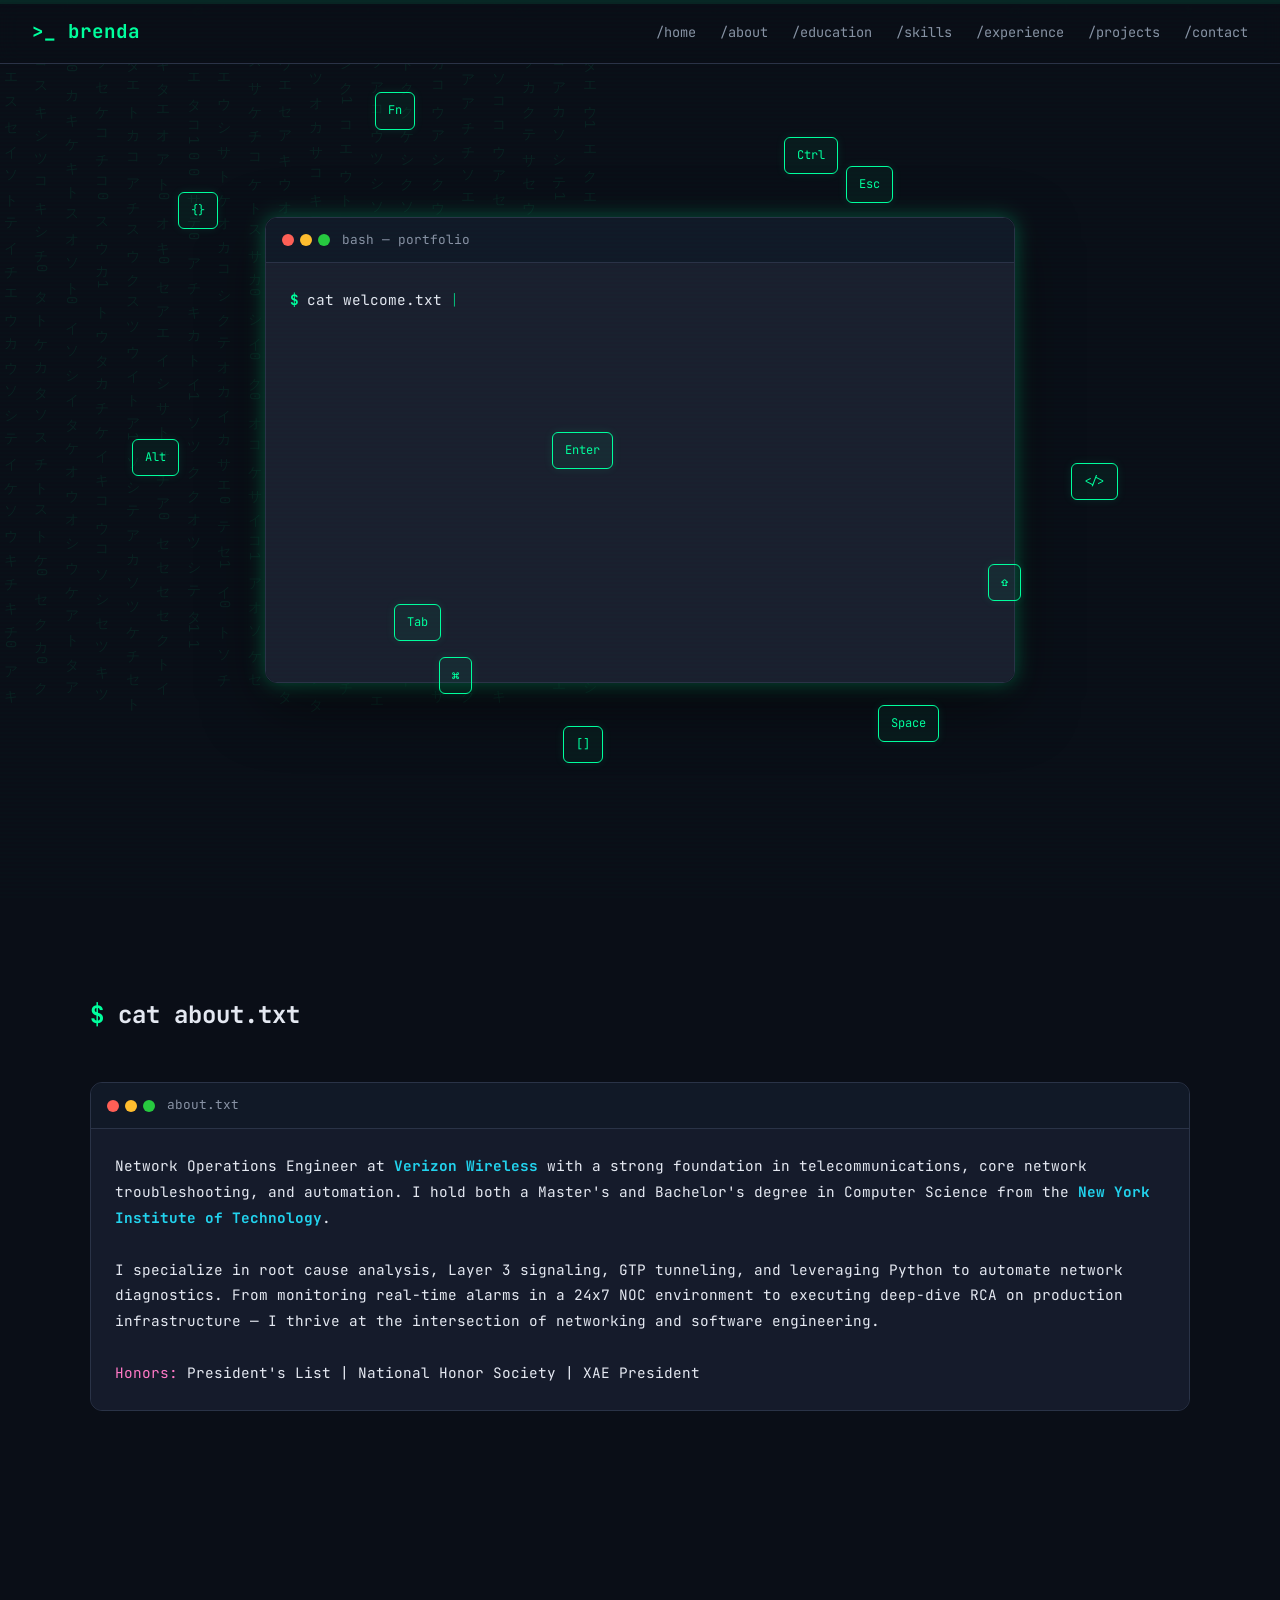
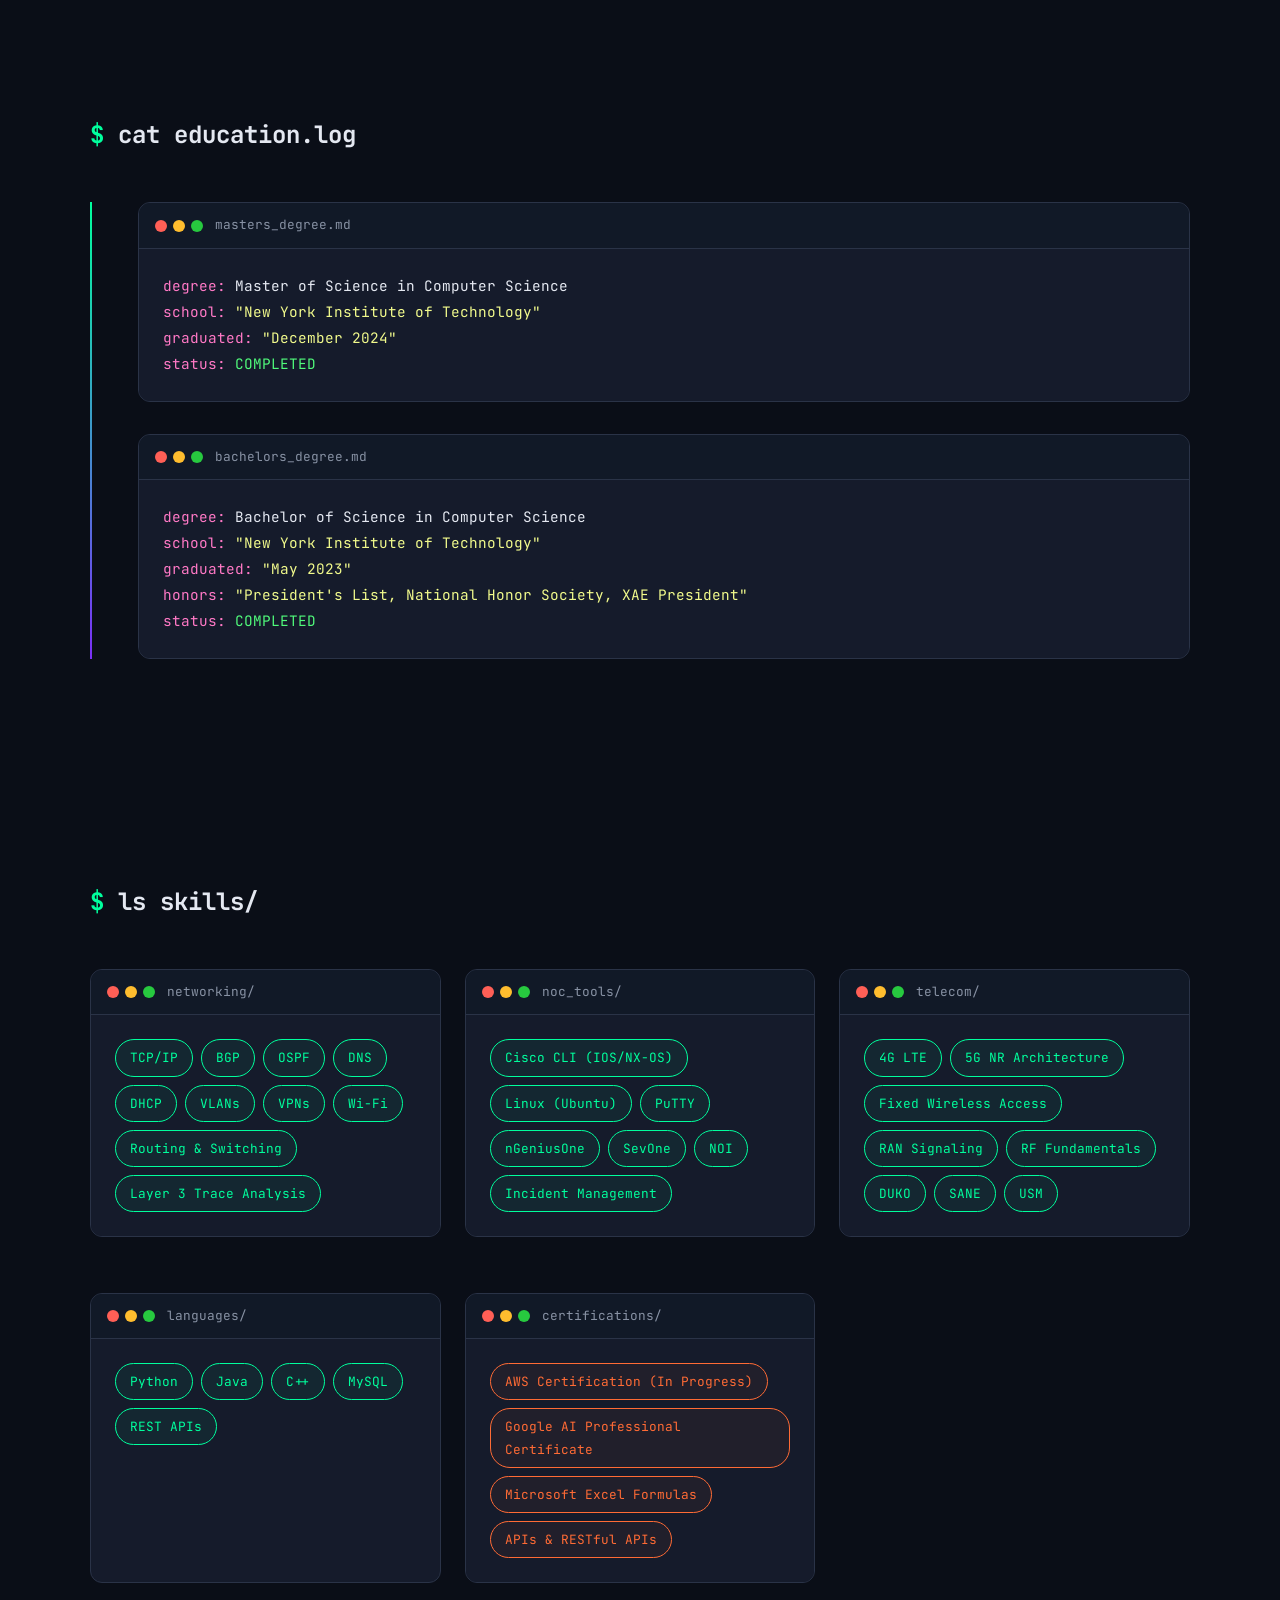
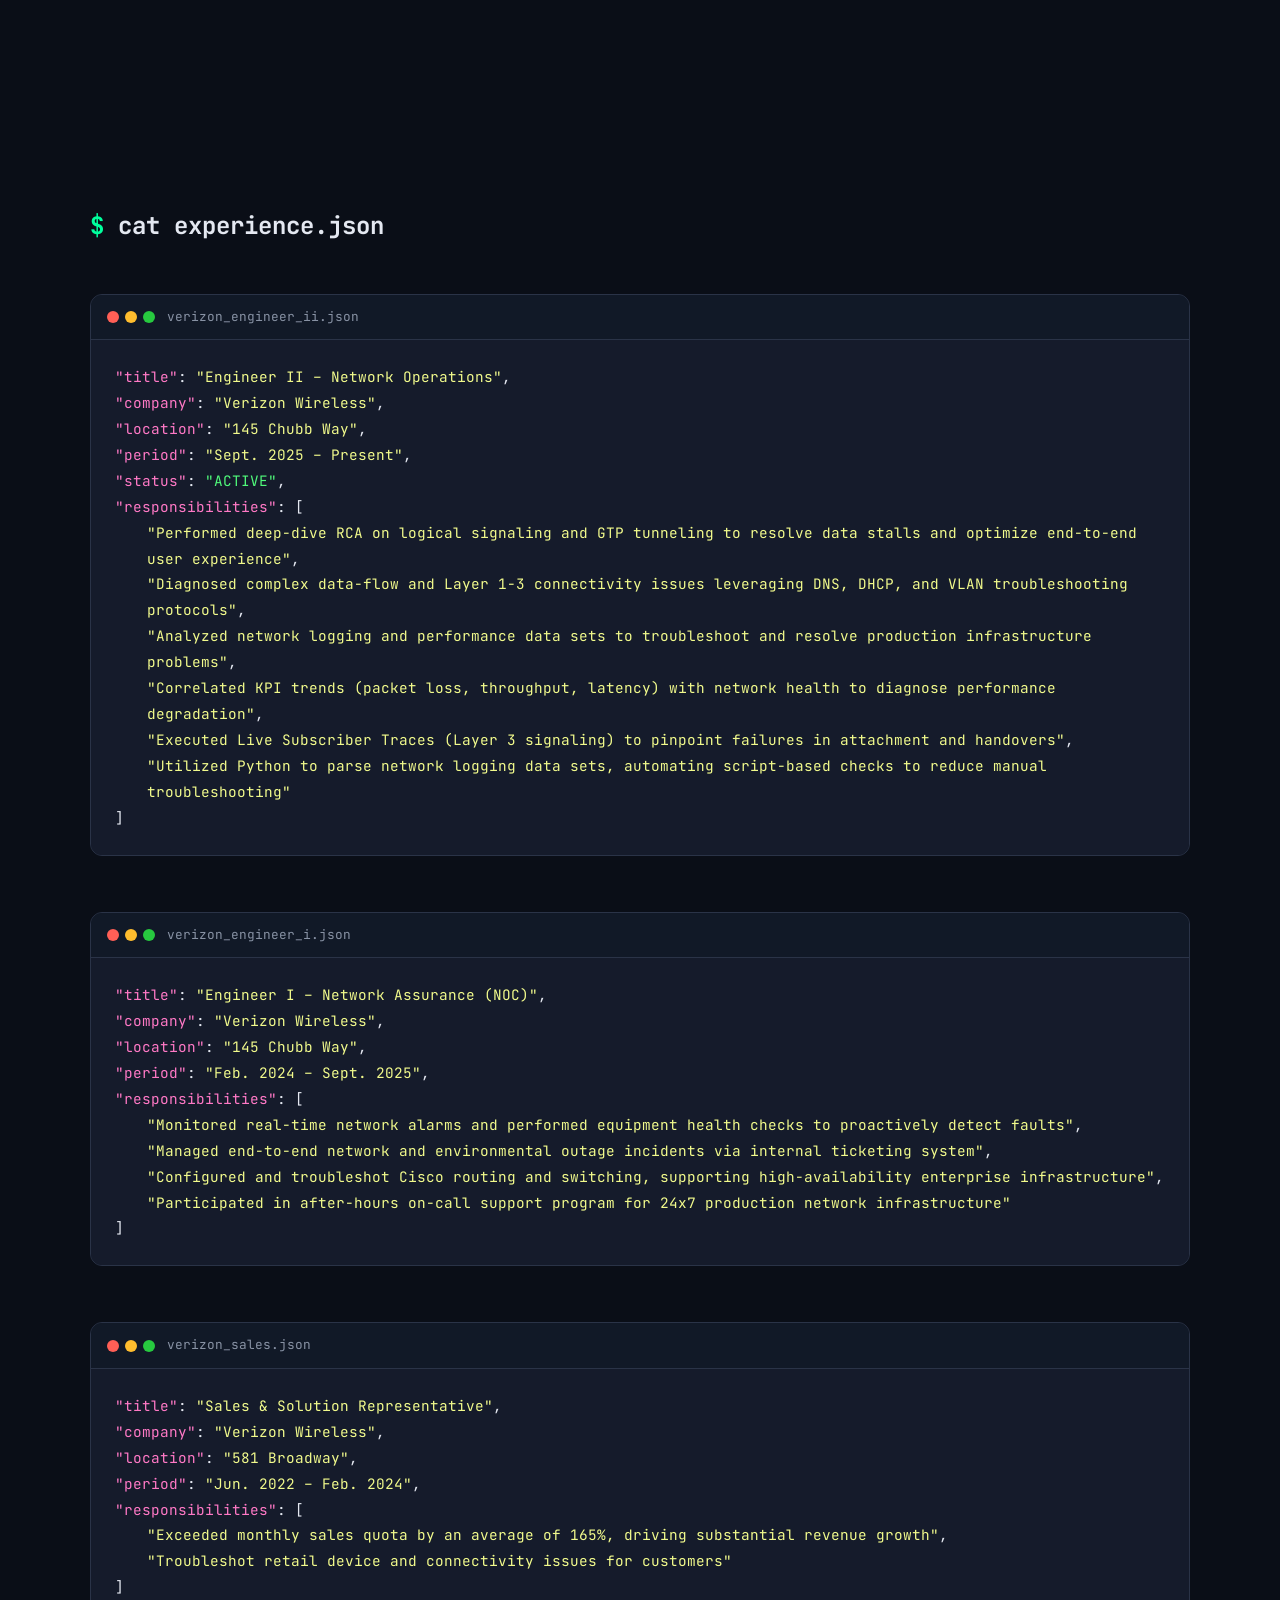
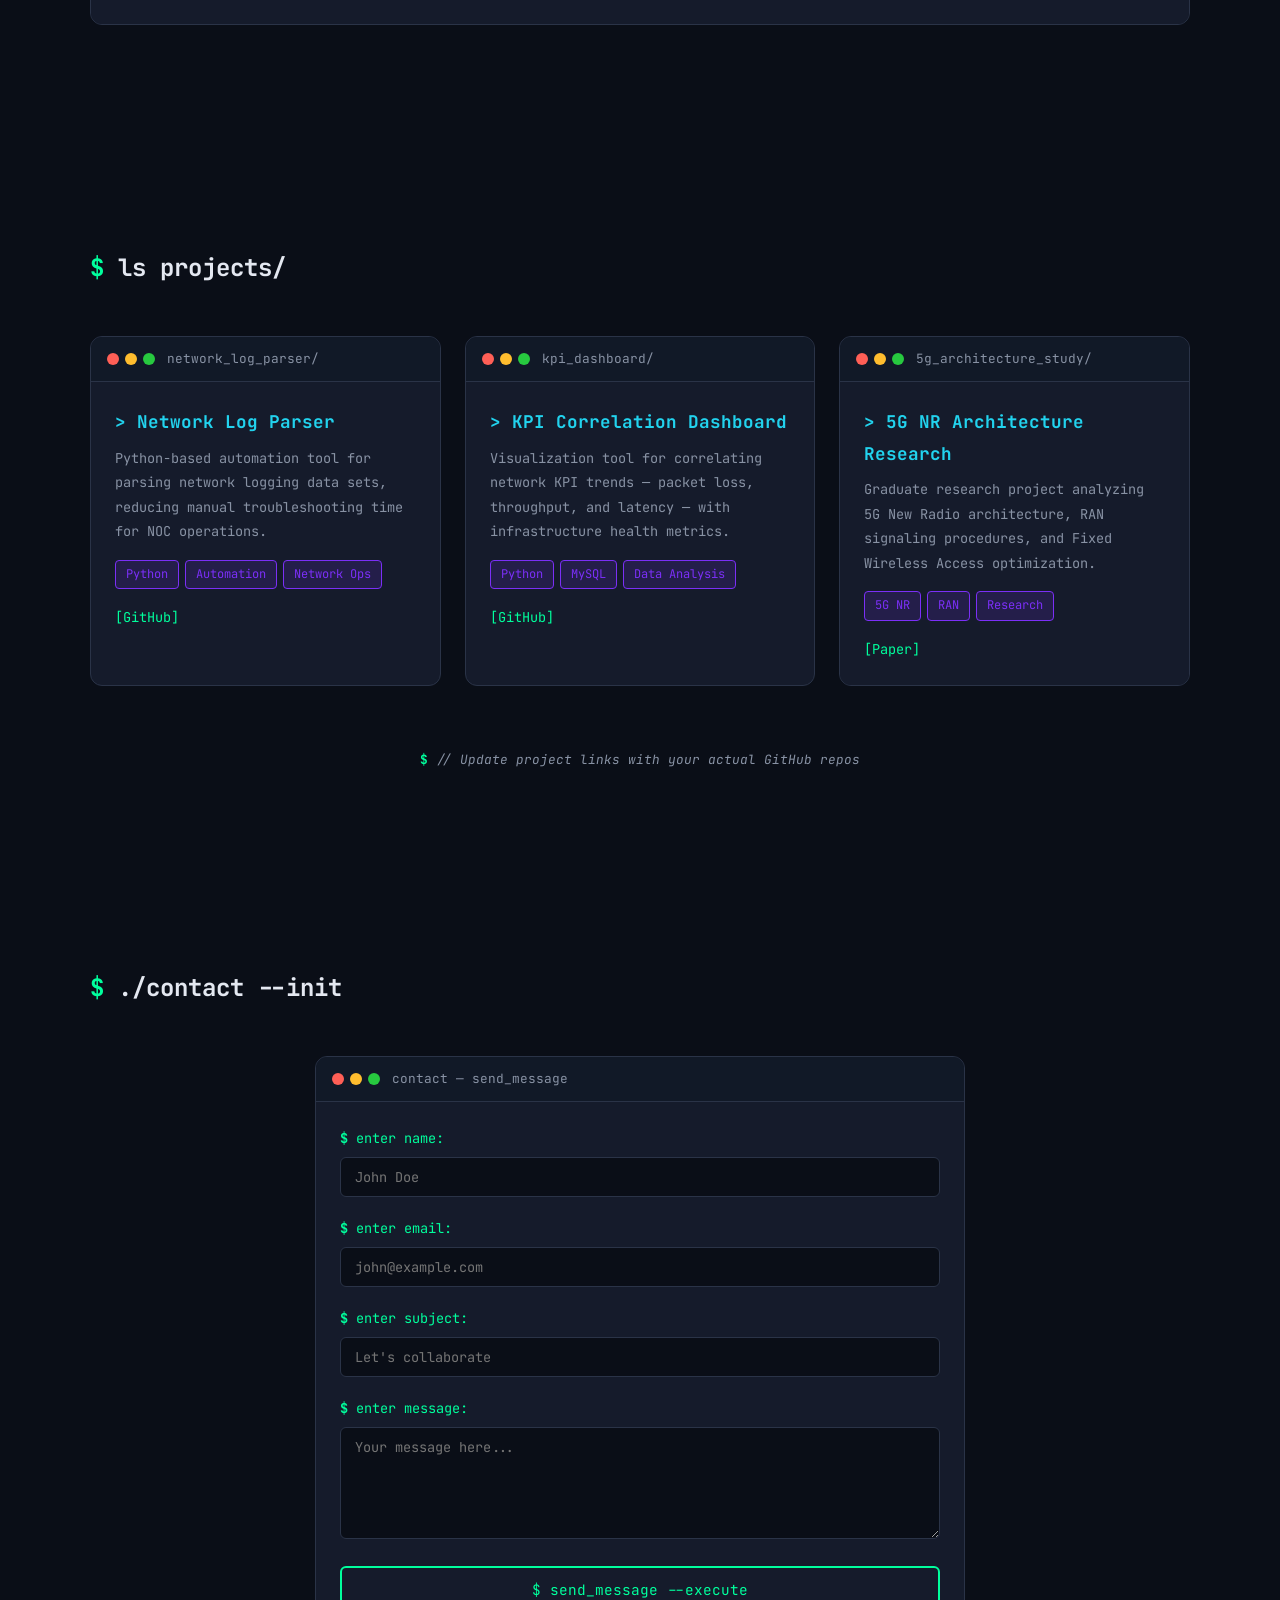
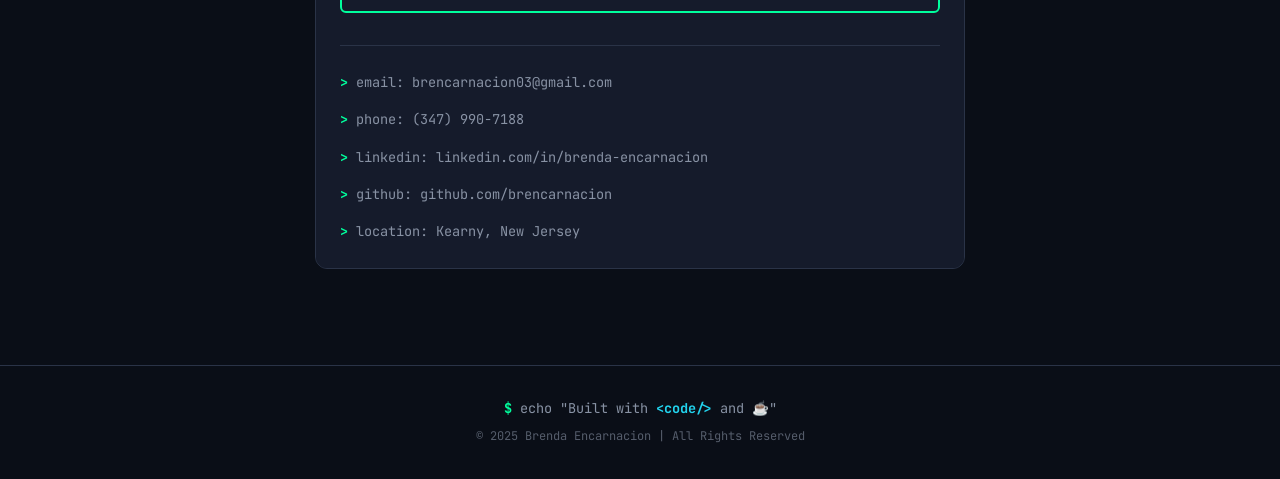
<file: index (1).html>
<!DOCTYPE html>
<html lang="en">
<head>
    <meta charset="UTF-8">
    <meta name="viewport" content="width=device-width, initial-scale=1.0">
    <title>Brenda Encarnacion | Network Engineer & CS Professional</title>
    <link rel="stylesheet" href="style.css">
    <link href="https://fonts.googleapis.com/css2?family=JetBrains+Mono:wght@300;400;500;700&family=Fira+Code:wght@300;400;500;700&display=swap" rel="stylesheet">
</head>
<body>
    <!-- Keyboard Background Animation -->
    <div class="keyboard-bg" id="keyboard-bg"></div>
    
    <!-- Scan Line Effect -->
    <div class="scanline"></div>

    <!-- Navigation -->
    <nav class="nav" id="nav">
        <div class="nav-logo">
            <span class="prompt">&gt;_</span> <span class="blink">brenda</span>
        </div>
        <ul class="nav-links">
            <li><a href="#home" class="nav-link">/home</a></li>
            <li><a href="#about" class="nav-link">/about</a></li>
            <li><a href="#education" class="nav-link">/education</a></li>
            <li><a href="#skills" class="nav-link">/skills</a></li>
            <li><a href="#experience" class="nav-link">/experience</a></li>
            <li><a href="#projects" class="nav-link">/projects</a></li>
            <li><a href="#contact" class="nav-link">/contact</a></li>
        </ul>
        <div class="hamburger" id="hamburger">
            <span></span><span></span><span></span>
        </div>
    </nav>

    <!-- Hero Section -->
    <section class="hero" id="home">
        <div class="terminal-window">
            <div class="terminal-header">
                <div class="terminal-dots">
                    <span class="dot red"></span>
                    <span class="dot yellow"></span>
                    <span class="dot green"></span>
                </div>
                <span class="terminal-title">bash — portfolio</span>
            </div>
            <div class="terminal-body">
                <div class="terminal-line">
                    <span class="prompt-symbol">$</span>
                    <span class="typed-text" id="hero-typed"></span>
                    <span class="cursor">|</span>
                </div>
                <div class="terminal-output" id="hero-output">
                    <br>
                    <p class="output-line fade-in">╔══════════════════════════════════════════════╗</p>
                    <p class="output-line fade-in">║                                              ║</p>
                    <p class="output-line fade-in">║   <span class="highlight">BRENDA ENCARNACION</span>                     ║</p>
                    <p class="output-line fade-in">║                                              ║</p>
                    <p class="output-line fade-in">║   Engineer II – Network Operations           ║</p>
                    <p class="output-line fade-in">║   Verizon Wireless                           ║</p>
                    <p class="output-line fade-in">║                                              ║</p>
                    <p class="output-line fade-in">║   M.S. & B.S. Computer Science               ║</p>
                    <p class="output-line fade-in">║   New York Institute of Technology            ║</p>
                    <p class="output-line fade-in">║                                              ║</p>
                    <p class="output-line fade-in">╚══════════════════════════════════════════════╝</p>
                    <br>
                    <p class="output-line fade-in"><span class="success">[READY]</span> Scroll down to explore...</p>
                </div>
            </div>
        </div>
        <div class="floating-keys" id="floating-keys"></div>
    </section>

    <!-- About Section -->
    <section class="section" id="about">
        <div class="container">
            <h2 class="section-title"><span class="prompt-symbol">$</span> cat about.txt</h2>
            <div class="terminal-card">
                <div class="terminal-header">
                    <div class="terminal-dots">
                        <span class="dot red"></span>
                        <span class="dot yellow"></span>
                        <span class="dot green"></span>
                    </div>
                    <span class="terminal-title">about.txt</span>
                </div>
                <div class="terminal-body">
                    <p class="about-text typing-reveal">
                        Network Operations Engineer at <span class="highlight">Verizon Wireless</span> with a strong 
                        foundation in telecommunications, core network troubleshooting, and automation. 
                        I hold both a Master's and Bachelor's degree in Computer Science from the 
                        <span class="highlight">New York Institute of Technology</span>.
                    </p>
                    <br>
                    <p class="about-text typing-reveal">
                        I specialize in root cause analysis, Layer 3 signaling, GTP tunneling, and 
                        leveraging Python to automate network diagnostics. From monitoring real-time 
                        alarms in a 24x7 NOC environment to executing deep-dive RCA on production 
                        infrastructure — I thrive at the intersection of networking and software engineering.
                    </p>
                    <br>
                    <p class="about-text typing-reveal">
                        <span class="keyword">Honors:</span> President's List | National Honor Society | XAE President
                    </p>
                </div>
            </div>
        </div>
    </section>

    <!-- Education Section -->
    <section class="section" id="education">
        <div class="container">
            <h2 class="section-title"><span class="prompt-symbol">$</span> cat education.log</h2>
            <div class="timeline">
                <div class="timeline-item terminal-card">
                    <div class="terminal-header">
                        <div class="terminal-dots">
                            <span class="dot red"></span>
                            <span class="dot yellow"></span>
                            <span class="dot green"></span>
                        </div>
                        <span class="terminal-title">masters_degree.md</span>
                    </div>
                    <div class="terminal-body">
                        <p><span class="keyword">degree:</span> Master of Science in Computer Science</p>
                        <p><span class="keyword">school:</span> <span class="string">"New York Institute of Technology"</span></p>
                        <p><span class="keyword">graduated:</span> <span class="string">"December 2024"</span></p>
                        <p><span class="keyword">status:</span> <span class="success">COMPLETED</span></p>
                    </div>
                </div>
                <div class="timeline-item terminal-card">
                    <div class="terminal-header">
                        <div class="terminal-dots">
                            <span class="dot red"></span>
                            <span class="dot yellow"></span>
                            <span class="dot green"></span>
                        </div>
                        <span class="terminal-title">bachelors_degree.md</span>
                    </div>
                    <div class="terminal-body">
                        <p><span class="keyword">degree:</span> Bachelor of Science in Computer Science</p>
                        <p><span class="keyword">school:</span> <span class="string">"New York Institute of Technology"</span></p>
                        <p><span class="keyword">graduated:</span> <span class="string">"May 2023"</span></p>
                        <p><span class="keyword">honors:</span> <span class="string">"President's List, National Honor Society, XAE President"</span></p>
                        <p><span class="keyword">status:</span> <span class="success">COMPLETED</span></p>
                    </div>
                </div>
            </div>
        </div>
    </section>

    <!-- Skills Section -->
    <section class="section" id="skills">
        <div class="container">
            <h2 class="section-title"><span class="prompt-symbol">$</span> ls skills/</h2>
            <div class="skills-grid">
                <div class="skill-category terminal-card">
                    <div class="terminal-header">
                        <div class="terminal-dots">
                            <span class="dot red"></span>
                            <span class="dot yellow"></span>
                            <span class="dot green"></span>
                        </div>
                        <span class="terminal-title">networking/</span>
                    </div>
                    <div class="terminal-body">
                        <div class="skill-tags">
                            <span class="skill-tag">TCP/IP</span>
                            <span class="skill-tag">BGP</span>
                            <span class="skill-tag">OSPF</span>
                            <span class="skill-tag">DNS</span>
                            <span class="skill-tag">DHCP</span>
                            <span class="skill-tag">VLANs</span>
                            <span class="skill-tag">VPNs</span>
                            <span class="skill-tag">Wi-Fi</span>
                            <span class="skill-tag">Routing & Switching</span>
                            <span class="skill-tag">Layer 3 Trace Analysis</span>
                        </div>
                    </div>
                </div>
                <div class="skill-category terminal-card">
                    <div class="terminal-header">
                        <div class="terminal-dots">
                            <span class="dot red"></span>
                            <span class="dot yellow"></span>
                            <span class="dot green"></span>
                        </div>
                        <span class="terminal-title">noc_tools/</span>
                    </div>
                    <div class="terminal-body">
                        <div class="skill-tags">
                            <span class="skill-tag">Cisco CLI (IOS/NX-OS)</span>
                            <span class="skill-tag">Linux (Ubuntu)</span>
                            <span class="skill-tag">PuTTY</span>
                            <span class="skill-tag">nGeniusOne</span>
                            <span class="skill-tag">SevOne</span>
                            <span class="skill-tag">NOI</span>
                            <span class="skill-tag">Incident Management</span>
                        </div>
                    </div>
                </div>
                <div class="skill-category terminal-card">
                    <div class="terminal-header">
                        <div class="terminal-dots">
                            <span class="dot red"></span>
                            <span class="dot yellow"></span>
                            <span class="dot green"></span>
                        </div>
                        <span class="terminal-title">telecom/</span>
                    </div>
                    <div class="terminal-body">
                        <div class="skill-tags">
                            <span class="skill-tag">4G LTE</span>
                            <span class="skill-tag">5G NR Architecture</span>
                            <span class="skill-tag">Fixed Wireless Access</span>
                            <span class="skill-tag">RAN Signaling</span>
                            <span class="skill-tag">RF Fundamentals</span>
                            <span class="skill-tag">DUKO</span>
                            <span class="skill-tag">SANE</span>
                            <span class="skill-tag">USM</span>
                        </div>
                    </div>
                </div>
                <div class="skill-category terminal-card">
                    <div class="terminal-header">
                        <div class="terminal-dots">
                            <span class="dot red"></span>
                            <span class="dot yellow"></span>
                            <span class="dot green"></span>
                        </div>
                        <span class="terminal-title">languages/</span>
                    </div>
                    <div class="terminal-body">
                        <div class="skill-tags">
                            <span class="skill-tag">Python</span>
                            <span class="skill-tag">Java</span>
                            <span class="skill-tag">C++</span>
                            <span class="skill-tag">MySQL</span>
                            <span class="skill-tag">REST APIs</span>
                        </div>
                    </div>
                </div>
                <div class="skill-category terminal-card">
                    <div class="terminal-header">
                        <div class="terminal-dots">
                            <span class="dot red"></span>
                            <span class="dot yellow"></span>
                            <span class="dot green"></span>
                        </div>
                        <span class="terminal-title">certifications/</span>
                    </div>
                    <div class="terminal-body">
                        <div class="skill-tags">
                            <span class="skill-tag cert-tag">AWS Certification (In Progress)</span>
                            <span class="skill-tag cert-tag">Google AI Professional Certificate</span>
                            <span class="skill-tag cert-tag">Microsoft Excel Formulas</span>
                            <span class="skill-tag cert-tag">APIs & RESTful APIs</span>
                        </div>
                    </div>
                </div>
            </div>
        </div>
    </section>

    <!-- Experience Section -->
    <section class="section" id="experience">
        <div class="container">
            <h2 class="section-title"><span class="prompt-symbol">$</span> cat experience.json</h2>
            <div class="experience-list">
                <div class="experience-item terminal-card">
                    <div class="terminal-header">
                        <div class="terminal-dots">
                            <span class="dot red"></span>
                            <span class="dot yellow"></span>
                            <span class="dot green"></span>
                        </div>
                        <span class="terminal-title">verizon_engineer_ii.json</span>
                    </div>
                    <div class="terminal-body">
                        <p><span class="keyword">"title"</span>: <span class="string">"Engineer II – Network Operations"</span>,</p>
                        <p><span class="keyword">"company"</span>: <span class="string">"Verizon Wireless"</span>,</p>
                        <p><span class="keyword">"location"</span>: <span class="string">"145 Chubb Way"</span>,</p>
                        <p><span class="keyword">"period"</span>: <span class="string">"Sept. 2025 – Present"</span>,</p>
                        <p><span class="keyword">"status"</span>: <span class="success">"ACTIVE"</span>,</p>
                        <p><span class="keyword">"responsibilities"</span>: [</p>
                        <p class="indent"><span class="string">"Performed deep-dive RCA on logical signaling and GTP tunneling to resolve data stalls and optimize end-to-end user experience"</span>,</p>
                        <p class="indent"><span class="string">"Diagnosed complex data-flow and Layer 1-3 connectivity issues leveraging DNS, DHCP, and VLAN troubleshooting protocols"</span>,</p>
                        <p class="indent"><span class="string">"Analyzed network logging and performance data sets to troubleshoot and resolve production infrastructure problems"</span>,</p>
                        <p class="indent"><span class="string">"Correlated KPI trends (packet loss, throughput, latency) with network health to diagnose performance degradation"</span>,</p>
                        <p class="indent"><span class="string">"Executed Live Subscriber Traces (Layer 3 signaling) to pinpoint failures in attachment and handovers"</span>,</p>
                        <p class="indent"><span class="string">"Utilized Python to parse network logging data sets, automating script-based checks to reduce manual troubleshooting"</span></p>
                        <p>]</p>
                    </div>
                </div>

                <div class="experience-item terminal-card">
                    <div class="terminal-header">
                        <div class="terminal-dots">
                            <span class="dot red"></span>
                            <span class="dot yellow"></span>
                            <span class="dot green"></span>
                        </div>
                        <span class="terminal-title">verizon_engineer_i.json</span>
                    </div>
                    <div class="terminal-body">
                        <p><span class="keyword">"title"</span>: <span class="string">"Engineer I – Network Assurance (NOC)"</span>,</p>
                        <p><span class="keyword">"company"</span>: <span class="string">"Verizon Wireless"</span>,</p>
                        <p><span class="keyword">"location"</span>: <span class="string">"145 Chubb Way"</span>,</p>
                        <p><span class="keyword">"period"</span>: <span class="string">"Feb. 2024 – Sept. 2025"</span>,</p>
                        <p><span class="keyword">"responsibilities"</span>: [</p>
                        <p class="indent"><span class="string">"Monitored real-time network alarms and performed equipment health checks to proactively detect faults"</span>,</p>
                        <p class="indent"><span class="string">"Managed end-to-end network and environmental outage incidents via internal ticketing system"</span>,</p>
                        <p class="indent"><span class="string">"Configured and troubleshot Cisco routing and switching, supporting high-availability enterprise infrastructure"</span>,</p>
                        <p class="indent"><span class="string">"Participated in after-hours on-call support program for 24x7 production network infrastructure"</span></p>
                        <p>]</p>
                    </div>
                </div>

                <div class="experience-item terminal-card">
                    <div class="terminal-header">
                        <div class="terminal-dots">
                            <span class="dot red"></span>
                            <span class="dot yellow"></span>
                            <span class="dot green"></span>
                        </div>
                        <span class="terminal-title">verizon_sales.json</span>
                    </div>
                    <div class="terminal-body">
                        <p><span class="keyword">"title"</span>: <span class="string">"Sales & Solution Representative"</span>,</p>
                        <p><span class="keyword">"company"</span>: <span class="string">"Verizon Wireless"</span>,</p>
                        <p><span class="keyword">"location"</span>: <span class="string">"581 Broadway"</span>,</p>
                        <p><span class="keyword">"period"</span>: <span class="string">"Jun. 2022 – Feb. 2024"</span>,</p>
                        <p><span class="keyword">"responsibilities"</span>: [</p>
                        <p class="indent"><span class="string">"Exceeded monthly sales quota by an average of 165%, driving substantial revenue growth"</span>,</p>
                        <p class="indent"><span class="string">"Troubleshot retail device and connectivity issues for customers"</span></p>
                        <p>]</p>
                    </div>
                </div>
            </div>
        </div>
    </section>

    <!-- Projects Section -->
    <section class="section" id="projects">
        <div class="container">
            <h2 class="section-title"><span class="prompt-symbol">$</span> ls projects/</h2>
            <div class="projects-grid">
                <div class="project-card terminal-card">
                    <div class="terminal-header">
                        <div class="terminal-dots">
                            <span class="dot red"></span>
                            <span class="dot yellow"></span>
                            <span class="dot green"></span>
                        </div>
                        <span class="terminal-title">network_log_parser/</span>
                    </div>
                    <div class="terminal-body">
                        <h3 class="project-name">> Network Log Parser</h3>
                        <p class="project-desc">Python-based automation tool for parsing network logging data sets, reducing manual troubleshooting time for NOC operations.</p>
                        <div class="project-tech">
                            <span class="tech-tag">Python</span>
                            <span class="tech-tag">Automation</span>
                            <span class="tech-tag">Network Ops</span>
                        </div>
                        <div class="project-links">
                            <a href="#" class="project-link">[GitHub]</a>
                        </div>
                    </div>
                </div>
                <div class="project-card terminal-card">
                    <div class="terminal-header">
                        <div class="terminal-dots">
                            <span class="dot red"></span>
                            <span class="dot yellow"></span>
                            <span class="dot green"></span>
                        </div>
                        <span class="terminal-title">kpi_dashboard/</span>
                    </div>
                    <div class="terminal-body">
                        <h3 class="project-name">> KPI Correlation Dashboard</h3>
                        <p class="project-desc">Visualization tool for correlating network KPI trends — packet loss, throughput, and latency — with infrastructure health metrics.</p>
                        <div class="project-tech">
                            <span class="tech-tag">Python</span>
                            <span class="tech-tag">MySQL</span>
                            <span class="tech-tag">Data Analysis</span>
                        </div>
                        <div class="project-links">
                            <a href="#" class="project-link">[GitHub]</a>
                        </div>
                    </div>
                </div>
                <div class="project-card terminal-card">
                    <div class="terminal-header">
                        <div class="terminal-dots">
                            <span class="dot red"></span>
                            <span class="dot yellow"></span>
                            <span class="dot green"></span>
                        </div>
                        <span class="terminal-title">5g_architecture_study/</span>
                    </div>
                    <div class="terminal-body">
                        <h3 class="project-name">> 5G NR Architecture Research</h3>
                        <p class="project-desc">Graduate research project analyzing 5G New Radio architecture, RAN signaling procedures, and Fixed Wireless Access optimization.</p>
                        <div class="project-tech">
                            <span class="tech-tag">5G NR</span>
                            <span class="tech-tag">RAN</span>
                            <span class="tech-tag">Research</span>
                        </div>
                        <div class="project-links">
                            <a href="#" class="project-link">[Paper]</a>
                        </div>
                    </div>
                </div>
            </div>
            <p class="projects-note" style="color: var(--text-secondary); font-size: 0.8rem; margin-top: 2rem; text-align: center;">
                <span class="prompt-symbol">$</span> <em>// Update project links with your actual GitHub repos</em>
            </p>
        </div>
    </section>

    <!-- Contact Section -->
    <section class="section" id="contact">
        <div class="container">
            <h2 class="section-title"><span class="prompt-symbol">$</span> ./contact --init</h2>
            <div class="contact-terminal terminal-card">
                <div class="terminal-header">
                    <div class="terminal-dots">
                        <span class="dot red"></span>
                        <span class="dot yellow"></span>
                        <span class="dot green"></span>
                    </div>
                    <span class="terminal-title">contact — send_message</span>
                </div>
                <div class="terminal-body">
                    <form class="contact-form" id="contact-form">
                        <div class="form-group">
                            <label><span class="prompt-symbol">$</span> enter name:</label>
                            <input type="text" name="name" required placeholder="John Doe">
                        </div>
                        <div class="form-group">
                            <label><span class="prompt-symbol">$</span> enter email:</label>
                            <input type="email" name="email" required placeholder="john@example.com">
                        </div>
                        <div class="form-group">
                            <label><span class="prompt-symbol">$</span> enter subject:</label>
                            <input type="text" name="subject" required placeholder="Let's collaborate">
                        </div>
                        <div class="form-group">
                            <label><span class="prompt-symbol">$</span> enter message:</label>
                            <textarea name="message" rows="5" required placeholder="Your message here..."></textarea>
                        </div>
                        <button type="submit" class="submit-btn">
                            <span class="btn-text">$ send_message --execute</span>
                            <span class="btn-loading">Sending...</span>
                        </button>
                    </form>
                    <div class="contact-links">
                        <a href="mailto:brencarnacion03@gmail.com" class="contact-link">
                            <span class="prompt-symbol">></span> email: brencarnacion03@gmail.com
                        </a>
                        <a href="tel:+13479907188" class="contact-link">
                            <span class="prompt-symbol">></span> phone: (347) 990-7188
                        </a>
                        <a href="https://linkedin.com/in/" target="_blank" class="contact-link">
                            <span class="prompt-symbol">></span> linkedin: linkedin.com/in/brenda-encarnacion
                        </a>
                        <a href="https://github.com/" target="_blank" class="contact-link">
                            <span class="prompt-symbol">></span> github: github.com/brencarnacion
                        </a>
                        <p class="contact-link" style="cursor: default;">
                            <span class="prompt-symbol">></span> location: Kearny, New Jersey
                        </p>
                    </div>
                </div>
            </div>
        </div>
    </section>

    <!-- Footer -->
    <footer class="footer">
        <div class="container">
            <p class="footer-text">
                <span class="prompt-symbol">$</span> echo "Built with <span class="highlight">&lt;code/&gt;</span> and ☕"
            </p>
            <p class="footer-copyright">© 2025 Brenda Encarnacion | All Rights Reserved</p>
        </div>
    </footer>

    <script src="script.js"></script>
</body>
</html>
</file>
<file: style.css>
/* ===== CSS RESET & VARIABLES ===== */
:root {
    --bg-primary: #0a0e17;
    --bg-secondary: #111927;
    --bg-terminal: #1a1f2e;
    --bg-card: #151b2b;
    --text-primary: #e4e8f1;
    --text-secondary: #8892a4;
    --accent-green: #00ff9d;
    --accent-blue: #00b4d8;
    --accent-purple: #7b2ff7;
    --accent-cyan: #22d3ee;
    --accent-orange: #ff6b35;
    --keyword: #ff79c6;
    --string: #f1fa8c;
    --success: #50fa7b;
    --error: #ff5555;
    --warning: #ffb86c;
    --border: #2a3347;
    --glow: 0 0 20px rgba(0, 255, 157, 0.3);
    --font-mono: 'JetBrains Mono', 'Fira Code', monospace;
    --transition: all 0.3s cubic-bezier(0.4, 0, 0.2, 1);
}

* {
    margin: 0;
    padding: 0;
    box-sizing: border-box;
}

html {
    scroll-behavior: smooth;
}

body {
    font-family: var(--font-mono);
    background: var(--bg-primary);
    color: var(--text-primary);
    overflow-x: hidden;
    line-height: 1.6;
}

/* ===== SCROLLBAR ===== */
::-webkit-scrollbar {
    width: 8px;
}

::-webkit-scrollbar-track {
    background: var(--bg-primary);
}

::-webkit-scrollbar-thumb {
    background: var(--accent-green);
    border-radius: 4px;
}

/* ===== SCAN LINE EFFECT ===== */
.scanline {
    position: fixed;
    top: 0;
    left: 0;
    width: 100%;
    height: 100%;
    pointer-events: none;
    z-index: 9999;
    background: repeating-linear-gradient(
        0deg,
        transparent,
        transparent 2px,
        rgba(0, 255, 157, 0.01) 2px,
        rgba(0, 255, 157, 0.01) 4px
    );
}

.scanline::after {
    content: '';
    position: absolute;
    top: 0;
    left: 0;
    width: 100%;
    height: 4px;
    background: rgba(0, 255, 157, 0.1);
    animation: scanMove 6s linear infinite;
}

@keyframes scanMove {
    0% { top: 0; }
    100% { top: 100%; }
}

/* ===== KEYBOARD BACKGROUND ===== */
.keyboard-bg {
    position: fixed;
    top: 0;
    left: 0;
    width: 100%;
    height: 100%;
    pointer-events: none;
    z-index: -1;
    overflow: hidden;
}

.key-particle {
    position: absolute;
    font-family: var(--font-mono);
    font-size: 14px;
    color: rgba(0, 255, 157, 0.15);
    animation: keyFloat 8s linear infinite;
    user-select: none;
}

@keyframes keyFloat {
    0% {
        transform: translateY(100vh) rotate(0deg);
        opacity: 0;
    }
    10% {
        opacity: 1;
    }
    90% {
        opacity: 1;
    }
    100% {
        transform: translateY(-100px) rotate(360deg);
        opacity: 0;
    }
}

/* ===== FLOATING KEYS (Hero) ===== */
.floating-keys {
    position: absolute;
    top: 0;
    left: 0;
    width: 100%;
    height: 100%;
    pointer-events: none;
    overflow: hidden;
}

.floating-key {
    position: absolute;
    padding: 8px 12px;
    border: 1px solid var(--accent-green);
    border-radius: 6px;
    font-family: var(--font-mono);
    font-size: 12px;
    color: var(--accent-green);
    background: rgba(0, 255, 157, 0.05);
    animation: float 6s ease-in-out infinite;
    box-shadow: 0 0 10px rgba(0, 255, 157, 0.1);
}

@keyframes float {
    0%, 100% { transform: translateY(0px) rotate(0deg); }
    50% { transform: translateY(-20px) rotate(3deg); }
}

/* ===== NAVIGATION ===== */
.nav {
    position: fixed;
    top: 0;
    left: 0;
    width: 100%;
    padding: 1rem 2rem;
    display: flex;
    justify-content: space-between;
    align-items: center;
    z-index: 1000;
    background: rgba(10, 14, 23, 0.9);
    backdrop-filter: blur(10px);
    border-bottom: 1px solid var(--border);
    transition: var(--transition);
}

.nav.scrolled {
    padding: 0.7rem 2rem;
    box-shadow: 0 4px 30px rgba(0, 0, 0, 0.5);
}

.nav-logo {
    font-size: 1.2rem;
    font-weight: 700;
    color: var(--accent-green);
}

.nav-logo .blink {
    animation: blink 1s step-end infinite;
}

@keyframes blink {
    0%, 100% { opacity: 1; }
    50% { opacity: 0; }
}

.nav-links {
    display: flex;
    list-style: none;
    gap: 1.5rem;
}

.nav-link {
    color: var(--text-secondary);
    text-decoration: none;
    font-size: 0.85rem;
    transition: var(--transition);
    position: relative;
}

.nav-link:hover {
    color: var(--accent-green);
    text-shadow: 0 0 10px rgba(0, 255, 157, 0.5);
}

.nav-link::after {
    content: '';
    position: absolute;
    bottom: -4px;
    left: 0;
    width: 0;
    height: 2px;
    background: var(--accent-green);
    transition: width 0.3s;
}

.nav-link:hover::after {
    width: 100%;
}

.hamburger {
    display: none;
    flex-direction: column;
    gap: 4px;
    cursor: pointer;
}

.hamburger span {
    width: 25px;
    height: 2px;
    background: var(--accent-green);
    transition: var(--transition);
}

/* ===== HERO SECTION ===== */
.hero {
    min-height: 100vh;
    display: flex;
    align-items: center;
    justify-content: center;
    padding: 2rem;
    position: relative;
}

.terminal-window {
    width: 100%;
    max-width: 750px;
    border-radius: 12px;
    overflow: hidden;
    border: 1px solid var(--border);
    box-shadow: var(--glow), 0 20px 60px rgba(0, 0, 0, 0.5);
    animation: terminalAppear 1s ease-out;
}

@keyframes terminalAppear {
    0% {
        opacity: 0;
        transform: translateY(30px) scale(0.95);
    }
    100% {
        opacity: 1;
        transform: translateY(0) scale(1);
    }
}

.terminal-header {
    background: var(--bg-secondary);
    padding: 12px 16px;
    display: flex;
    align-items: center;
    gap: 12px;
    border-bottom: 1px solid var(--border);
}

.terminal-dots {
    display: flex;
    gap: 6px;
}

.dot {
    width: 12px;
    height: 12px;
    border-radius: 50%;
}

.dot.red { background: #ff5f56; }
.dot.yellow { background: #ffbd2e; }
.dot.green { background: #27c93f; }

.terminal-title {
    color: var(--text-secondary);
    font-size: 0.8rem;
}

.terminal-body {
    background: var(--bg-terminal);
    padding: 1.5rem;
    font-size: 0.9rem;
    line-height: 1.8;
}

.terminal-line {
    display: flex;
    align-items: center;
    gap: 8px;
}

.prompt-symbol {
    color: var(--accent-green);
    font-weight: 700;
}

.typed-text {
    color: var(--text-primary);
}

.cursor {
    color: var(--accent-green);
    animation: blink 0.8s step-end infinite;
    font-weight: 100;
}

.terminal-output {
    opacity: 0;
    transition: opacity 0.5s ease;
}

.terminal-output.visible {
    opacity: 1;
}

.output-line {
    color: var(--text-secondary);
    font-size: 0.85rem;
}

.highlight {
    color: var(--accent-cyan);
    font-weight: 700;
}

.success {
    color: var(--success);
}

.keyword {
    color: var(--keyword);
}

.string {
    color: var(--string);
}

/* ===== SECTIONS ===== */
.section {
    padding: 6rem 2rem;
    min-height: 80vh;
}

.container {
    max-width: 1100px;
    margin: 0 auto;
}

.section-title {
    font-size: 1.5rem;
    margin-bottom: 3rem;
    color: var(--text-primary);
    opacity: 0;
    transform: translateY(20px);
    transition: all 0.6s ease;
}

.section-title.visible {
    opacity: 1;
    transform: translateY(0);
}

/* ===== TERMINAL CARDS ===== */
.terminal-card {
    border-radius: 12px;
    overflow: hidden;
    border: 1px solid var(--border);
    margin-bottom: 2rem;
    opacity: 0;
    transform: translateY(30px);
    transition: all 0.6s ease;
    background: var(--bg-card);
}

.terminal-card.visible {
    opacity: 1;
    transform: translateY(0);
}

.terminal-card:hover {
    border-color: var(--accent-green);
    box-shadow: var(--glow);
    transform: translateY(-5px);
}

.terminal-card .terminal-body {
    background: var(--bg-card);
}

/* ===== TIMELINE ===== */
.timeline {
    position: relative;
    padding-left: 2rem;
}

.timeline::before {
    content: '';
    position: absolute;
    left: 0;
    top: 0;
    height: 100%;
    width: 2px;
    background: linear-gradient(to bottom, var(--accent-green), var(--accent-purple));
}

.timeline-item {
    position: relative;
    margin-left: 1rem;
}

.timeline-item::before {
    content: '';
    position: absolute;
    left: -2.55rem;
    top: 1.5rem;
    width: 12px;
    height: 12px;
    border-radius: 50%;
    background: var(--accent-green);
    box-shadow: 0 0 10px var(--accent-green);
}

/* ===== SKILLS ===== */
.skills-grid {
    display: grid;
    grid-template-columns: repeat(auto-fit, minmax(280px, 1fr));
    gap: 1.5rem;
}

.skill-tags {
    display: flex;
    flex-wrap: wrap;
    gap: 8px;
}

.skill-tag {
    padding: 6px 14px;
    border: 1px solid var(--accent-green);
    border-radius: 20px;
    font-size: 0.8rem;
    color: var(--accent-green);
    background: rgba(0, 255, 157, 0.05);
    transition: var(--transition);
    cursor: default;
}

.skill-tag:hover {
    background: rgba(0, 255, 157, 0.15);
    box-shadow: 0 0 15px rgba(0, 255, 157, 0.3);
    transform: scale(1.05);
}

.skill-tag.cert-tag {
    border-color: var(--accent-orange);
    color: var(--accent-orange);
    background: rgba(255, 107, 53, 0.05);
}

.skill-tag.cert-tag:hover {
    background: rgba(255, 107, 53, 0.15);
    box-shadow: 0 0 15px rgba(255, 107, 53, 0.3);
}

/* ===== EXPERIENCE ===== */
.experience-list {
    display: flex;
    flex-direction: column;
    gap: 1.5rem;
}

.indent {
    padding-left: 2rem;
}

/* ===== PROJECTS ===== */
.projects-grid {
    display: grid;
    grid-template-columns: repeat(auto-fit, minmax(320px, 1fr));
    gap: 1.5rem;
}

.project-name {
    color: var(--accent-cyan);
    font-size: 1.1rem;
    margin-bottom: 0.5rem;
}

.project-desc {
    color: var(--text-secondary);
    font-size: 0.85rem;
    margin-bottom: 1rem;
}

.project-tech {
    display: flex;
    flex-wrap: wrap;
    gap: 6px;
    margin-bottom: 1rem;
}

.tech-tag {
    padding: 3px 10px;
    background: rgba(123, 47, 247, 0.15);
    border: 1px solid var(--accent-purple);
    border-radius: 4px;
    font-size: 0.75rem;
    color: var(--accent-purple);
}

.project-links {
    display: flex;
    gap: 1rem;
}

.project-link {
    color: var(--accent-green);
    text-decoration: none;
    font-size: 0.85rem;
    transition: var(--transition);
}

.project-link:hover {
    text-shadow: 0 0 10px var(--accent-green);
}

/* ===== CONTACT ===== */
.contact-terminal {
    max-width: 650px;
    margin: 0 auto;
}

.contact-form {
    display: flex;
    flex-direction: column;
    gap: 1.2rem;
}

.form-group label {
    display: block;
    color: var(--accent-green);
    font-size: 0.85rem;
    margin-bottom: 0.4rem;
}

.form-group input,
.form-group textarea {
    width: 100%;
    padding: 10px 14px;
    background: var(--bg-primary);
    border: 1px solid var(--border);
    border-radius: 6px;
    color: var(--text-primary);
    font-family: var(--font-mono);
    font-size: 0.85rem;
    transition: var(--transition);
    outline: none;
}

.form-group input:focus,
.form-group textarea:focus {
    border-color: var(--accent-green);
    box-shadow: 0 0 10px rgba(0, 255, 157, 0.2);
}

.submit-btn {
    padding: 12px 24px;
    background: transparent;
    border: 2px solid var(--accent-green);
    color: var(--accent-green);
    font-family: var(--font-mono);
    font-size: 0.9rem;
    border-radius: 6px;
    cursor: pointer;
    transition: var(--transition);
    position: relative;
    overflow: hidden;
}

.submit-btn:hover {
    background: var(--accent-green);
    color: var(--bg-primary);
    box-shadow: var(--glow);
}

.submit-btn .btn-loading {
    display: none;
}

.contact-links {
    margin-top: 2rem;
    display: flex;
    flex-direction: column;
    gap: 0.8rem;
    padding-top: 1.5rem;
    border-top: 1px solid var(--border);
}

.contact-link {
    color: var(--text-secondary);
    text-decoration: none;
    font-size: 0.85rem;
    transition: var(--transition);
}

.contact-link:hover {
    color: var(--accent-green);
}

/* ===== FOOTER ===== */
.footer {
    padding: 2rem;
    text-align: center;
    border-top: 1px solid var(--border);
}

.footer-text {
    color: var(--text-secondary);
    font-size: 0.85rem;
    margin-bottom: 0.5rem;
}

.footer-copyright {
    color: var(--text-secondary);
    font-size: 0.75rem;
    opacity: 0.6;
}

/* ===== KEYPRESS EFFECT ===== */
.keypress-effect {
    position: fixed;
    pointer-events: none;
    z-index: 9998;
    padding: 4px 8px;
    background: rgba(0, 255, 157, 0.15);
    border: 1px solid var(--accent-green);
    border-radius: 4px;
    color: var(--accent-green);
    font-family: var(--font-mono);
    font-size: 12px;
    animation: keypressAnim 0.8s ease-out forwards;
}

@keyframes keypressAnim {
    0% {
        opacity: 1;
        transform: translateY(0) scale(1);
    }
    100% {
        opacity: 0;
        transform: translateY(-40px) scale(0.5);
    }
}

/* ===== TYPING REVEAL ===== */
.typing-reveal {
    opacity: 0;
    transition: opacity 0.8s ease;
}

.typing-reveal.visible {
    opacity: 1;
}

/* ===== RESPONSIVE ===== */
@media (max-width: 768px) {
    .nav-links {
        position: fixed;
        top: 0;
        right: -100%;
        width: 70%;
        height: 100vh;
        background: var(--bg-secondary);
        flex-direction: column;
        padding: 5rem 2rem;
        transition: right 0.3s ease;
        border-left: 1px solid var(--border);
    }

    .nav-links.active {
        right: 0;
    }

    .hamburger {
        display: flex;
        z-index: 1001;
    }

    .hamburger.active span:nth-child(1) {
        transform: rotate(45deg) translate(4px, 4px);
    }

    .hamburger.active span:nth-child(2) {
        opacity: 0;
    }

    .hamburger.active span:nth-child(3) {
        transform: rotate(-45deg) translate(4px, -4px);
    }

    .hero {
        padding: 1rem;
    }

    .terminal-body {
        padding: 1rem;
        font-size: 0.8rem;
    }

    .section {
        padding: 4rem 1rem;
    }

    .section-title {
        font-size: 1.2rem;
    }

    .skills-grid {
        grid-template-columns: 1fr;
    }

    .projects-grid {
        grid-template-columns: 1fr;
    }
}

@media (max-width: 480px) {
    .terminal-window {
        border-radius: 8px;
    }

    .output-line {
        font-size: 0.7rem;
    }

    .nav {
        padding: 0.8rem 1rem;
    }
}

/* ===== MATRIX RAIN EFFECT (optional background) ===== */
.matrix-column {
    position: fixed;
    top: 0;
    font-family: var(--font-mono);
    font-size: 14px;
    color: rgba(0, 255, 157, 0.08);
    writing-mode: vertical-rl;
    animation: matrixFall linear infinite;
    pointer-events: none;
    z-index: -1;
}

@keyframes matrixFall {
    0% {
        transform: translateY(-100%);
    }
    100% {
        transform: translateY(100vh);
    }
}

/* ===== GLITCH EFFECT ===== */
.glitch {
    position: relative;
}

.glitch::before,
.glitch::after {
    content: attr(data-text);
    position: absolute;
    top: 0;
    left: 0;
    width: 100%;
    height: 100%;
}

.glitch::before {
    animation: glitch1 2s infinite;
    color: var(--accent-cyan);
    clip-path: polygon(0 0, 100% 0, 100% 35%, 0 35%);
}

.glitch::after {
    animation: glitch2 2s infinite;
    color: var(--keyword);
    clip-path: polygon(0 65%, 100% 65%, 100% 100%, 0 100%);
}

@keyframes glitch1 {
    0%, 100% { transform: translate(0); }
    20% { transform: translate(-2px, 2px); }
    40% { transform: translate(2px, -2px); }
    60% { transform: translate(-1px, 1px); }
}

@keyframes glitch2 {
    0%, 100% { transform: translate(0); }
    20% { transform: translate(2px, -2px); }
    40% { transform: translate(-2px, 2px); }
    60% { transform: translate(1px, -1px); }
}

/* ===== LAPTOP SLIDESHOW ===== */
.laptop-wrapper {
    display: flex;
    flex-direction: column;
    align-items: center;
    position: relative;
}

.laptop {
    width: 100%;
    max-width: 700px;
    perspective: 1000px;
}

.laptop-screen {
    background: #0d1117;
    border: 3px solid #3a3f4b;
    border-bottom: none;
    border-radius: 12px 12px 0 0;
    padding: 20px;
    position: relative;
    overflow: hidden;
    box-shadow: 
        0 0 30px rgba(0, 255, 157, 0.1),
        inset 0 0 60px rgba(0, 0, 0, 0.5);
}

.laptop-screen::before {
    content: '';
    position: absolute;
    top: 8px;
    left: 50%;
    transform: translateX(-50%);
    width: 8px;
    height: 8px;
    background: #2a2f3a;
    border-radius: 50%;
    box-shadow: 0 0 3px rgba(0, 255, 157, 0.3);
}

.laptop-base {
    background: linear-gradient(to bottom, #3a3f4b, #2a2f3a);
    height: 18px;
    border-radius: 0 0 6px 6px;
    position: relative;
    box-shadow: 0 4px 15px rgba(0, 0, 0, 0.5);
}

.laptop-notch {
    position: absolute;
    top: 0;
    left: 50%;
    transform: translateX(-50%);
    width: 120px;
    height: 6px;
    background: #1a1f2e;
    border-radius: 0 0 8px 8px;
}

.laptop-glow {
    position: absolute;
    bottom: -20px;
    left: 50%;
    transform: translateX(-50%);
    width: 60%;
    height: 40px;
    background: radial-gradient(ellipse, rgba(0, 255, 157, 0.15), transparent);
    filter: blur(10px);
    pointer-events: none;
}

/* Slideshow */
.slideshow {
    position: relative;
    width: 100%;
    height: 350px;
    margin-top: 15px;
    overflow: hidden;
    border-radius: 6px;
}

.slide {
    position: absolute;
    top: 0;
    left: 0;
    width: 100%;
    height: 100%;
    opacity: 0;
    transform: scale(0.95) translateY(20px);
    transition: all 0.6s cubic-bezier(0.4, 0, 0.2, 1);
    display: flex;
    flex-direction: column;
    align-items: center;
    justify-content: center;
}

.slide.active {
    opacity: 1;
    transform: scale(1) translateY(0);
}

.slide img {
    max-width: 100%;
    max-height: 280px;
    object-fit: contain;
    border-radius: 4px;
    border: 1px solid var(--border);
    box-shadow: 0 5px 20px rgba(0, 0, 0, 0.4);
}

.slide-caption {
    margin-top: 12px;
    color: var(--accent-green);
    font-size: 0.9rem;
    font-family: var(--font-mono);
    text-align: center;
    text-shadow: 0 0 10px rgba(0, 255, 157, 0.4);
}

.slide-controls {
    display: flex;
    align-items: center;
    justify-content: center;
    gap: 1rem;
    margin-top: 1rem;
    padding-top: 0.5rem;
}

.slide-btn {
    background: transparent;
    border: 1px solid var(--accent-green);
    color: var(--accent-green);
    width: 36px;
    height: 36px;
    border-radius: 50%;
    font-size: 14px;
    cursor: pointer;
    transition: var(--transition);
    display: flex;
    align-items: center;
    justify-content: center;
}

.slide-btn:hover {
    background: var(--accent-green);
    color: var(--bg-primary);
    box-shadow: 0 0 15px rgba(0, 255, 157, 0.4);
}

.slide-dots {
    display: flex;
    gap: 8px;
}

.slide-dot {
    width: 10px;
    height: 10px;
    border-radius: 50%;
    background: var(--border);
    cursor: pointer;
    transition: var(--transition);
}

.slide-dot.active {
    background: var(--accent-green);
    box-shadow: 0 0 8px var(--accent-green);
}

/* Slide-in animation from laptop effect */
.slide.entering-from-right {
    transform: scale(0.9) translateX(100%);
    opacity: 0;
}

.slide.entering-from-left {
    transform: scale(0.9) translateX(-100%);
    opacity: 0;
}

@media (max-width: 768px) {
    .slideshow {
        height: 250px;
    }

    .slide img {
        max-height: 190px;
    }

    .laptop-screen {
        padding: 15px 10px;
    }
}
</file>
